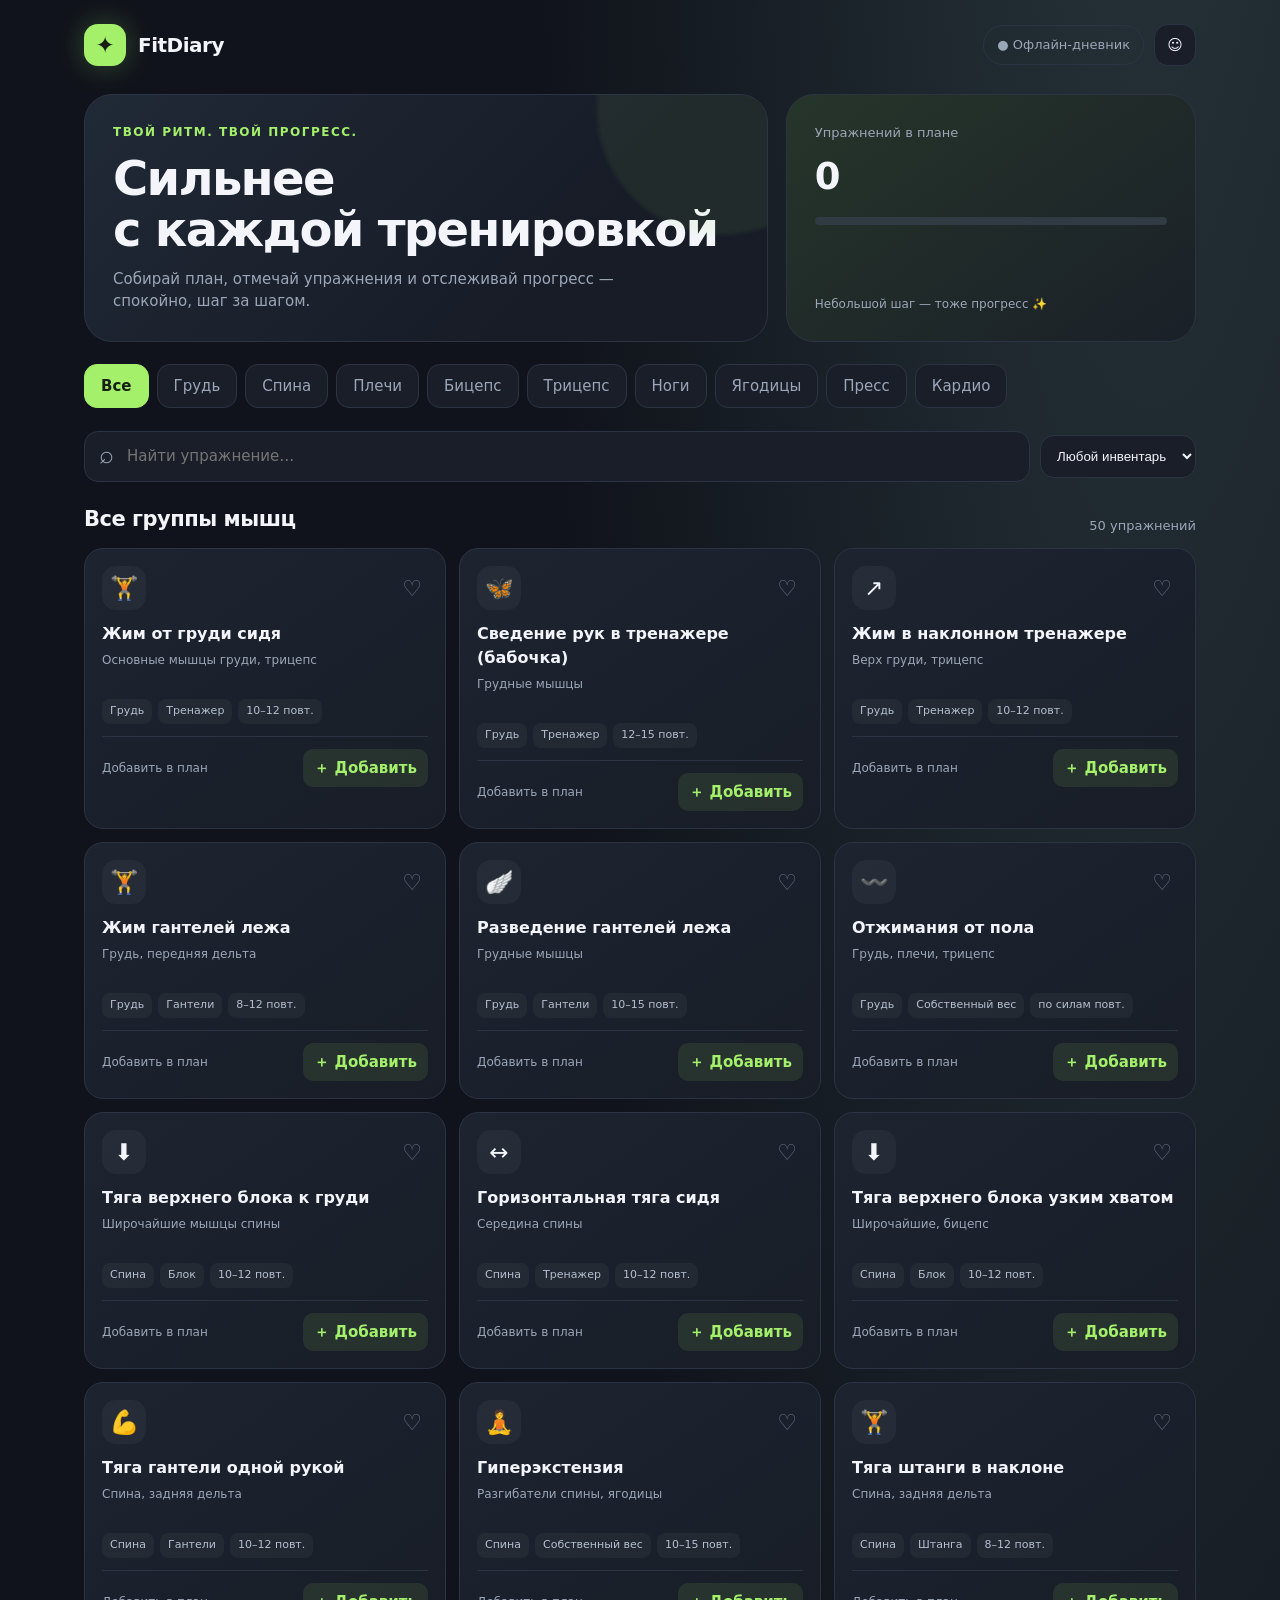
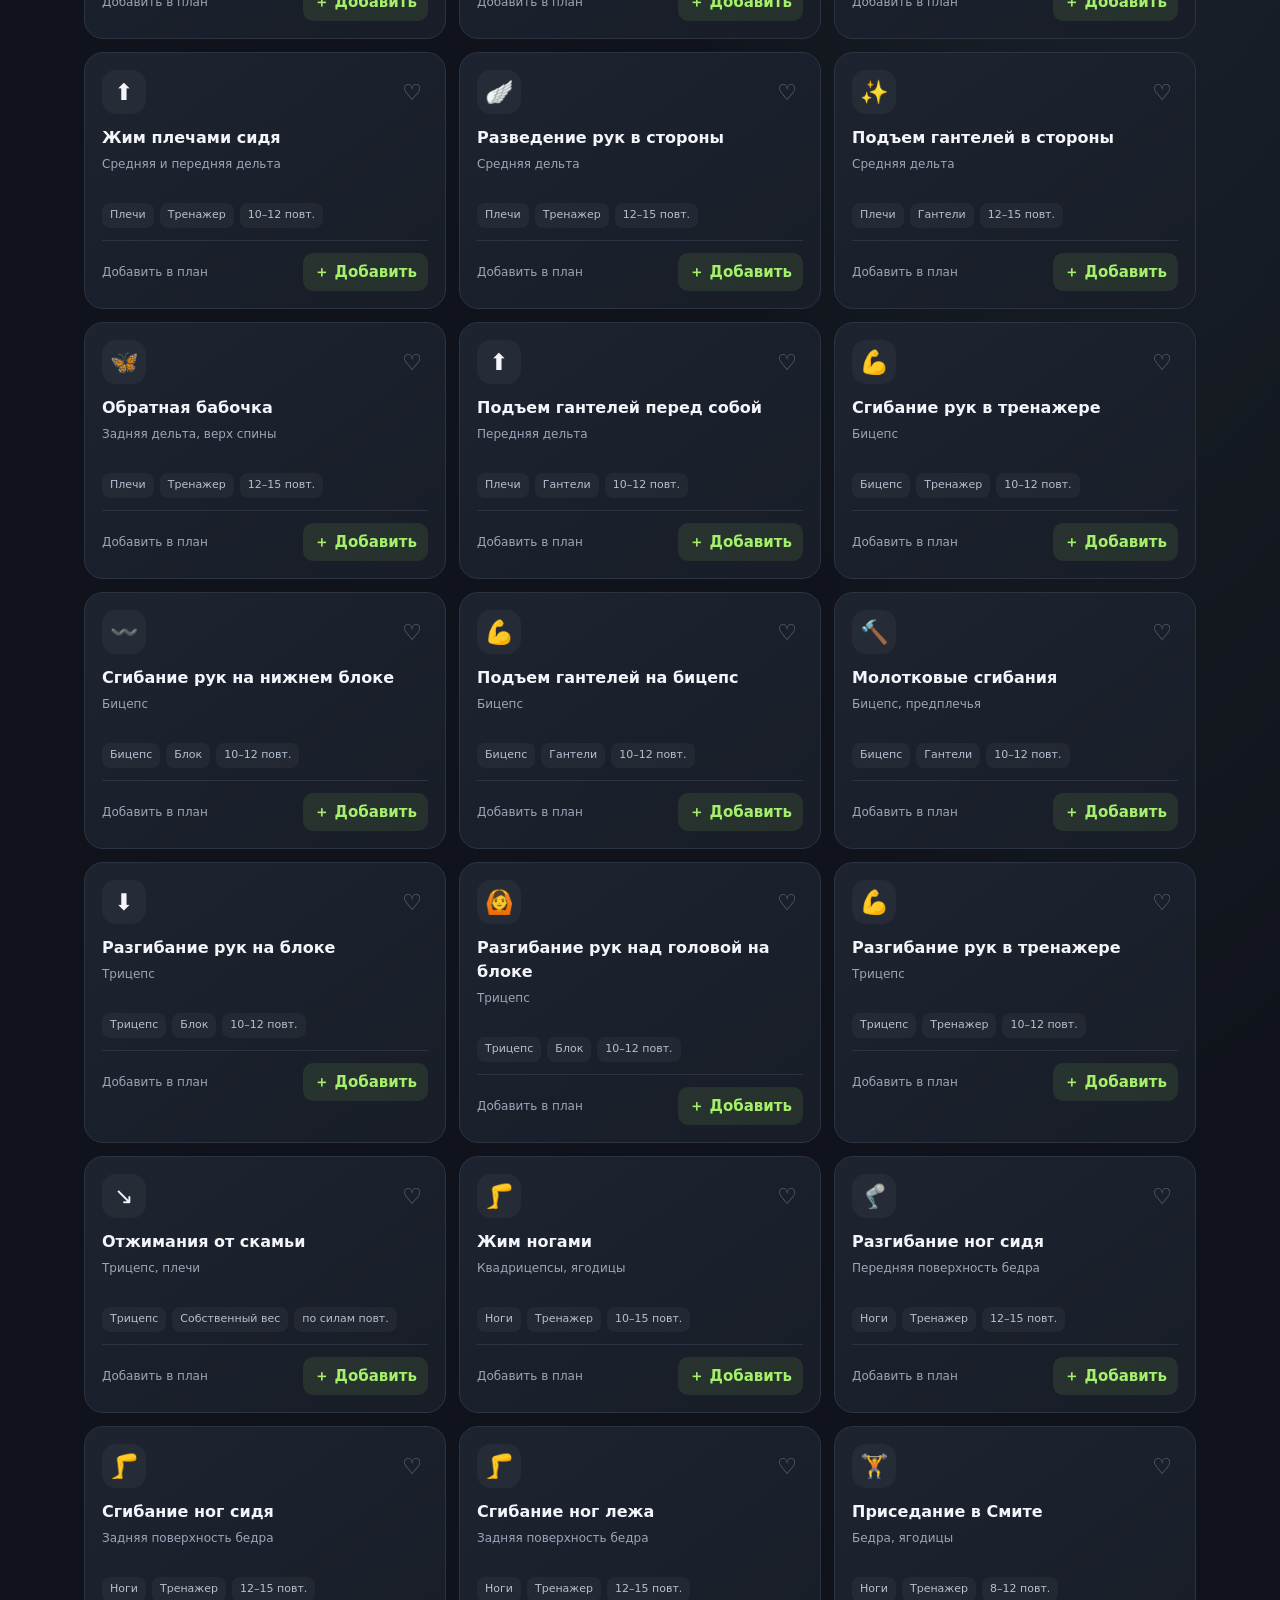
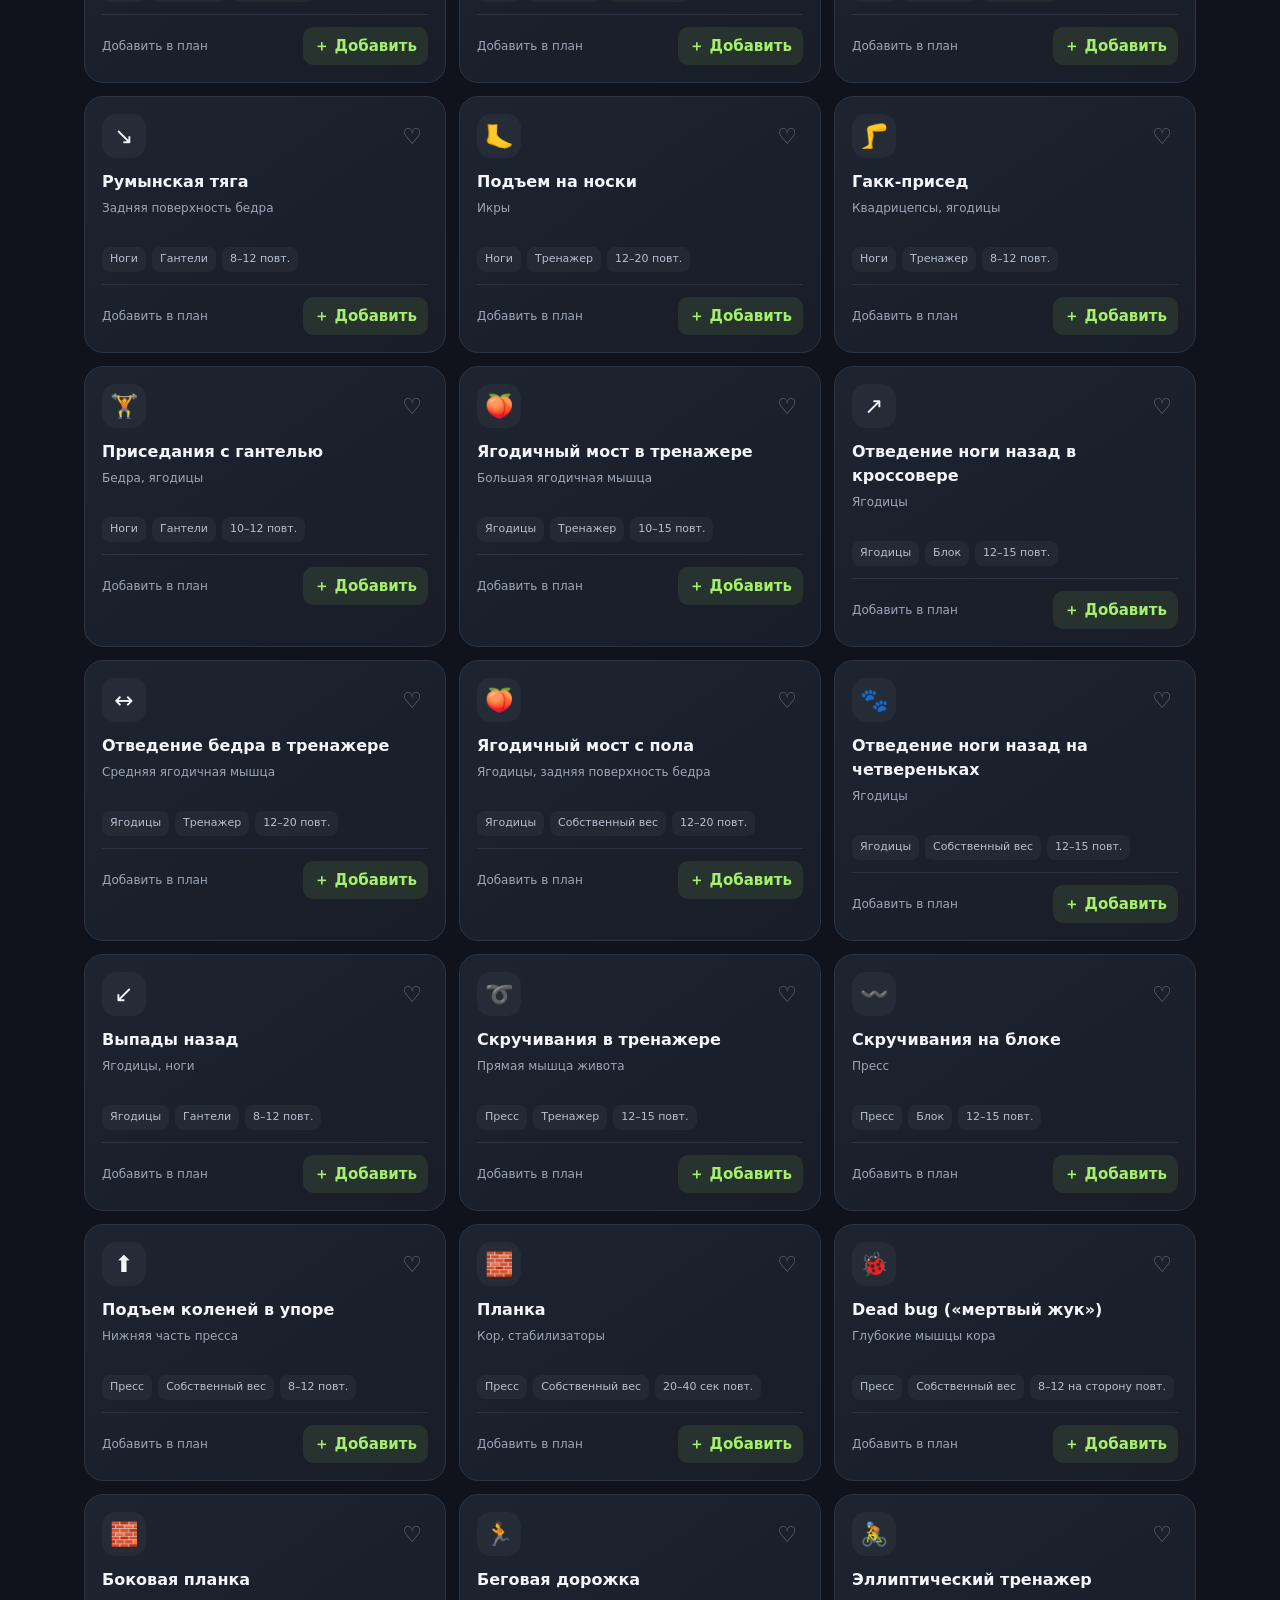
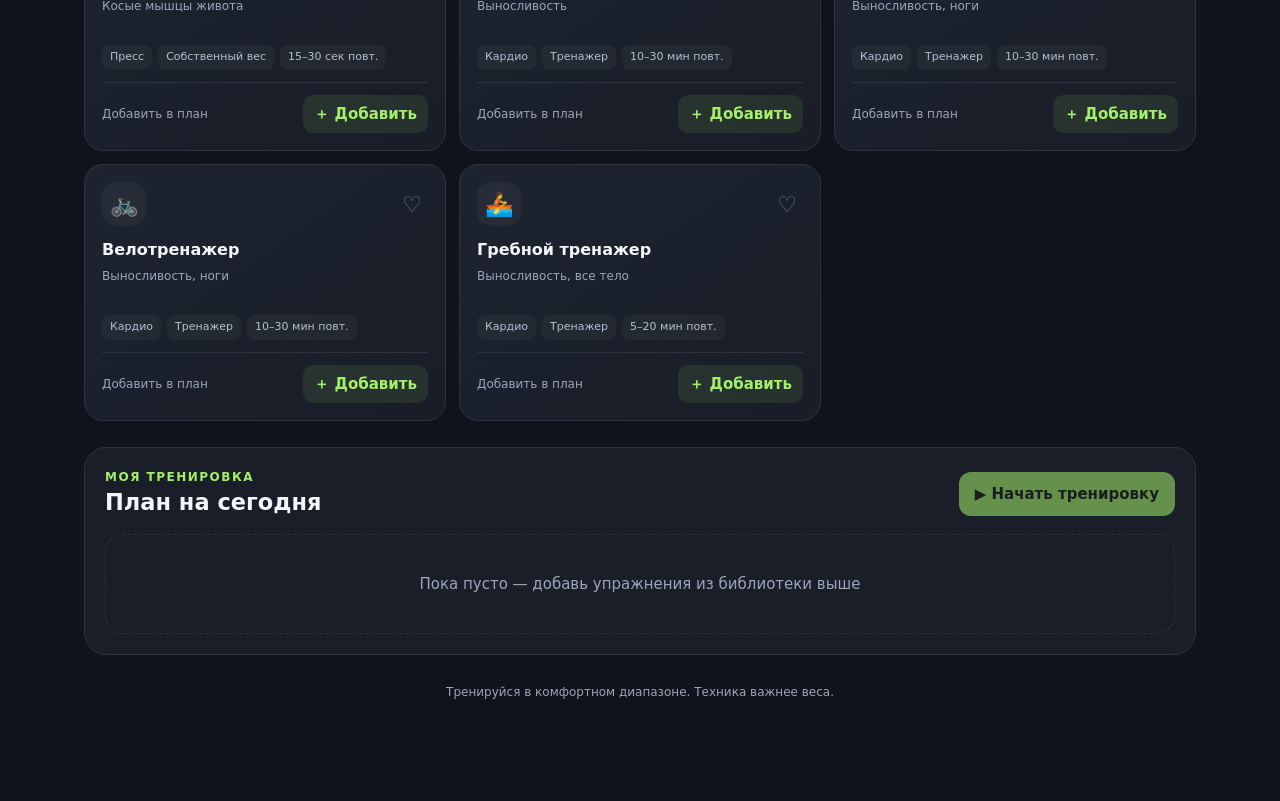
<file: fitdiary.html>
<!doctype html>
<html lang="ru">
<head>
<meta charset="utf-8"><meta name="viewport" content="width=device-width,initial-scale=1,viewport-fit=cover"><meta name="theme-color" content="#10131b"><title>FitDiary — тренировки</title>
<style>
:root{--bg:#10131b;--panel:#191e29;--panel2:#202736;--line:#2c3444;--text:#f3f5fa;--muted:#9ba6b8;--accent:#a4f06b;--accent2:#d3ffad;--pink:#f08db2;--blue:#82aaff;--radius:22px}*{box-sizing:border-box}body{margin:0;background:radial-gradient(ellipse at 90% -10%,#27353a 0,transparent 38%),var(--bg);color:var(--text);font:15px/1.5 Inter,ui-sans-serif,system-ui,-apple-system,"Segoe UI",sans-serif;min-height:100vh}button,input{font:inherit}button{color:inherit}.app{max-width:1160px;margin:auto;padding:24px 24px 100px}.top{display:flex;justify-content:space-between;align-items:center;gap:16px;margin-bottom:28px}.brand{display:flex;align-items:center;gap:12px;font-weight:850;font-size:20px;letter-spacing:-.5px}.logo{width:42px;height:42px;border-radius:14px;background:var(--accent);color:#182014;display:grid;place-items:center;font-size:23px;box-shadow:0 0 28px #a4f06b44}.top-right{display:flex;gap:10px;align-items:center}.pill{border:1px solid var(--line);padding:9px 13px;border-radius:999px;color:var(--muted);font-size:13px}.icon-btn{width:42px;height:42px;border-radius:14px;border:1px solid var(--line);background:var(--panel);cursor:pointer}.hero{display:grid;grid-template-columns:1.25fr .75fr;gap:18px;margin-bottom:22px}.hero-main,.hero-side{border:1px solid var(--line);border-radius:28px;padding:28px;background:linear-gradient(135deg,#202936,#171c27 70%);position:relative;overflow:hidden}.hero-main:after{content:"";position:absolute;width:250px;height:250px;border-radius:50%;background:#a4f06b12;right:-80px;top:-110px;filter:blur(2px)}.eyebrow{color:var(--accent);font-size:12px;text-transform:uppercase;letter-spacing:1.5px;font-weight:800}.hero h1{font-size:clamp(30px,5vw,48px);line-height:1.07;letter-spacing:-1.7px;margin:12px 0}.hero p{color:var(--muted);max-width:510px;margin:0}.hero-side{display:flex;flex-direction:column;justify-content:space-between;background:linear-gradient(145deg,#26352a,#1a2028)}.stat-label{color:var(--muted);font-size:13px}.stat{font-size:37px;font-weight:850;letter-spacing:-1px;margin:6px 0}.progress{height:8px;background:#313b43;border-radius:9px;overflow:hidden;margin:13px 0}.progress span{display:block;width:0;height:100%;background:var(--accent);border-radius:inherit;transition:width .5s}.small{font-size:12px;color:var(--muted)}.tabs{display:flex;gap:8px;margin:20px 0;overflow:auto;padding-bottom:3px}.tab{border:1px solid var(--line);background:var(--panel);padding:10px 16px;border-radius:13px;color:var(--muted);cursor:pointer;white-space:nowrap;transition:.2s}.tab.active,.tab:hover{background:var(--accent);color:#172013;border-color:var(--accent);font-weight:750}.toolbar{display:flex;gap:10px;align-items:center;margin-bottom:16px}.search{flex:1;position:relative}.search input{width:100%;background:var(--panel);border:1px solid var(--line);color:var(--text);border-radius:14px;padding:13px 14px 13px 42px;outline:none}.search input:focus{border-color:var(--accent)}.search:before{content:"⌕";position:absolute;left:15px;top:5px;color:var(--muted);font-size:25px}.select{background:var(--panel);border:1px solid var(--line);color:var(--text);padding:12px;border-radius:14px}.section-head{display:flex;justify-content:space-between;align-items:end;margin:22px 0 13px}.section-head h2{font-size:21px;margin:0;letter-spacing:-.5px}.section-head span{color:var(--muted);font-size:13px}.grid{display:grid;grid-template-columns:repeat(3,minmax(0,1fr));gap:13px}.card{background:linear-gradient(145deg,#1d2430,#181d27);border:1px solid var(--line);border-radius:19px;padding:17px;transition:transform .22s,border-color .22s,box-shadow .22s;animation:rise .35s both}.card:hover{transform:translateY(-4px);border-color:#a4f06b77;box-shadow:0 12px 30px #0003}.card-top{display:flex;justify-content:space-between;align-items:center;margin-bottom:12px}.emoji{font-size:23px;width:44px;height:44px;border-radius:14px;background:#ffffff0a;display:grid;place-items:center}.fav{border:0;background:none;color:#657084;font-size:22px;cursor:pointer}.fav.on{color:var(--pink)}.card h3{font-size:16px;margin:0 0 5px}.card p{font-size:12px;color:var(--muted);margin:0;min-height:36px}.tags{display:flex;gap:6px;flex-wrap:wrap;margin:12px 0}.tag{background:#ffffff0a;color:#b5c0d0;padding:4px 8px;border-radius:8px;font-size:11px}.card-actions{display:flex;justify-content:space-between;align-items:center;border-top:1px solid var(--line);padding-top:12px;margin-top:11px}.add{border:0;background:#a4f06b18;color:var(--accent);border-radius:10px;padding:8px 11px;font-weight:750;cursor:pointer}.add:hover{background:var(--accent);color:#172013}.empty{grid-column:1/-1;padding:38px;text-align:center;color:var(--muted);border:1px dashed var(--line);border-radius:18px}.plan{margin-top:26px;background:var(--panel);border:1px solid var(--line);border-radius:22px;padding:20px}.plan-head{display:flex;justify-content:space-between;align-items:center;gap:10px}.plan h2{margin:0}.primary{background:var(--accent);border:0;color:#172013;font-weight:800;padding:11px 16px;border-radius:12px;cursor:pointer;transition:.2s}.primary:hover{transform:translateY(-2px);box-shadow:0 8px 20px #a4f06b33}.plan-list{display:grid;gap:8px;margin-top:14px}.plan-row{display:flex;align-items:center;gap:12px;padding:11px 12px;background:#ffffff06;border:1px solid var(--line);border-radius:13px}.plan-row strong{flex:1}.plan-row input{width:58px;background:#11151d;color:var(--text);border:1px solid var(--line);border-radius:8px;padding:7px}.remove{background:none;border:0;color:#ff8790;cursor:pointer;font-size:18px}.workout-box{margin-top:14px;border:1px solid #a4f06b55;background:#a4f06b0a;border-radius:15px;padding:15px;display:none}.workout-box.show{display:block;animation:rise .25s}.timer{font-size:28px;font-weight:850;color:var(--accent);margin:8px 0}.timer-controls{display:flex;gap:9px;align-items:center;flex-wrap:wrap}.timer-controls input{width:70px;background:#11151d;color:var(--text);border:1px solid var(--line);padding:8px;border-radius:9px}.toast{position:fixed;bottom:24px;left:50%;transform:translate(-50%,20px);opacity:0;background:#eaffd9;color:#172013;padding:12px 18px;border-radius:14px;font-weight:750;pointer-events:none;transition:.25s;z-index:5}.toast.show{opacity:1;transform:translate(-50%,0)}footer{text-align:center;color:var(--muted);font-size:12px;margin-top:28px}.modal{position:fixed;inset:0;background:#0009;display:none;place-items:center;padding:20px;z-index:4}.modal.show{display:grid}.dialog{width:min(500px,100%);background:var(--panel);border:1px solid var(--line);border-radius:23px;padding:23px;animation:rise .2s}.dialog h2{margin:0 0 15px}.dialog label{display:block;color:var(--muted);font-size:13px;margin:12px 0 5px}.dialog input{width:100%;background:#11151d;border:1px solid var(--line);padding:11px;border-radius:10px;color:var(--text)}.dialog-actions{display:flex;justify-content:flex-end;gap:9px;margin-top:18px}.secondary{background:transparent;border:1px solid var(--line);padding:10px 14px;border-radius:11px;cursor:pointer}@keyframes rise{from{opacity:0;transform:translateY(10px)}to{opacity:1;transform:translateY(0)}}
@media(max-width:800px){.grid{grid-template-columns:repeat(2,minmax(0,1fr))}.hero{grid-template-columns:1fr}.hero-side{min-height:150px}}@media(max-width:540px){.app{padding:16px 14px 90px}.grid{grid-template-columns:1fr}.hero-main,.hero-side{padding:21px}.toolbar{flex-wrap:wrap}.search{flex-basis:100%}.select{flex:1}.top .pill{display:none}.plan-head{align-items:flex-start;flex-direction:column}.plan-row{gap:8px}.plan-row strong{font-size:13px}}
</style></head>
<body><main class="app">
<header class="top"><div class="brand"><div class="logo">✦</div>FitDiary</div><div class="top-right"><span class="pill">● Офлайн-дневник</span><button class="icon-btn" id="profileBtn" title="Профиль">☺</button></div></header>
<section class="hero"><div class="hero-main"><div class="eyebrow">Твой ритм. Твой прогресс.</div><h1>Сильнее<br>с каждой тренировкой</h1><p>Собирай план, отмечай упражнения и отслеживай прогресс — спокойно, шаг за шагом.</p></div><div class="hero-side"><div><div class="stat-label">Упражнений в плане</div><div class="stat" id="planCount">0</div><div class="progress"><span id="progressBar"></span></div></div><div class="small" id="greeting">Небольшой шаг — тоже прогресс ✨</div></div></section>
<nav class="tabs" id="tabs"></nav><div class="toolbar"><div class="search"><input id="search" placeholder="Найти упражнение…" autocomplete="off"></div><select id="equipment" class="select"><option value="all">Любой инвентарь</option><option>Тренажер</option><option>Гантели</option><option>Блок</option><option>Собственный вес</option><option>Штанга</option></select></div>
<div class="section-head"><h2 id="groupTitle">Все группы мышц</h2><span id="resultCount"></span></div><section class="grid" id="grid"></section>
<section class="plan"><div class="plan-head"><div><div class="eyebrow">Моя тренировка</div><h2>План на сегодня</h2></div><button class="primary" id="startBtn">▶ Начать тренировку</button></div><div class="plan-list" id="planList"></div><div class="workout-box" id="workout"><strong>Тренировка началась 💪</strong><p class="small">Выполняй упражнения в комфортном темпе. Отметь подход — запустится отдых.</p><div class="timer" id="timer">01:30</div><div class="timer-controls"><button class="primary" id="doneBtn">✓ Подход выполнен</button><label class="small">Отдых, сек. <input type="number" id="restSeconds" min="15" max="600" value="90"></label><button class="secondary" id="stopTimer">Сбросить таймер</button></div></div></section><footer>Тренируйся в комфортном диапазоне. Техника важнее веса.</footer></main><div class="toast" id="toast"></div>
<div class="modal" id="modal"><div class="dialog"><h2>Профиль</h2><label for="nameInput">Как к тебе обращаться?</label><input id="nameInput" maxlength="30" placeholder="Имя"><label for="restInput">Отдых между подходами, секунд</label><input id="restInput" type="number" min="15" max="600" value="90"><div class="dialog-actions"><button class="secondary" id="cancelModal">Закрыть</button><button class="primary" id="saveProfile">Сохранить</button></div></div></div>
<script>
const groups=['Все','Грудь','Спина','Плечи','Бицепс','Трицепс','Ноги','Ягодицы','Пресс','Кардио'];
const exercises=[
['Грудь','Жим от груди сидя','Тренажер','Основные мышцы груди, трицепс','🏋️','10–12'],['Грудь','Сведение рук в тренажере (бабочка)','Тренажер','Грудные мышцы','🦋','12–15'],['Грудь','Жим в наклонном тренажере','Тренажер','Верх груди, трицепс','↗️','10–12'],['Грудь','Жим гантелей лежа','Гантели','Грудь, передняя дельта','🏋️','8–12'],['Грудь','Разведение гантелей лежа','Гантели','Грудные мышцы','🪽','10–15'],['Грудь','Отжимания от пола','Собственный вес','Грудь, плечи, трицепс','〰️','по силам'],
['Спина','Тяга верхнего блока к груди','Блок','Широчайшие мышцы спины','⬇️','10–12'],['Спина','Горизонтальная тяга сидя','Тренажер','Середина спины','↔️','10–12'],['Спина','Тяга верхнего блока узким хватом','Блок','Широчайшие, бицепс','⬇️','10–12'],['Спина','Тяга гантели одной рукой','Гантели','Спина, задняя дельта','💪','10–12'],['Спина','Гиперэкстензия','Собственный вес','Разгибатели спины, ягодицы','🧘','10–15'],['Спина','Тяга штанги в наклоне','Штанга','Спина, задняя дельта','🏋️','8–12'],
['Плечи','Жим плечами сидя','Тренажер','Средняя и передняя дельта','⬆️','10–12'],['Плечи','Разведение рук в стороны','Тренажер','Средняя дельта','🪽','12–15'],['Плечи','Подъем гантелей в стороны','Гантели','Средняя дельта','✨','12–15'],['Плечи','Обратная бабочка','Тренажер','Задняя дельта, верх спины','🦋','12–15'],['Плечи','Подъем гантелей перед собой','Гантели','Передняя дельта','⬆️','10–12'],
['Бицепс','Сгибание рук в тренажере','Тренажер','Бицепс','💪','10–12'],['Бицепс','Сгибание рук на нижнем блоке','Блок','Бицепс','〰️','10–12'],['Бицепс','Подъем гантелей на бицепс','Гантели','Бицепс','💪','10–12'],['Бицепс','Молотковые сгибания','Гантели','Бицепс, предплечья','🔨','10–12'],
['Трицепс','Разгибание рук на блоке','Блок','Трицепс','⬇️','10–12'],['Трицепс','Разгибание рук над головой на блоке','Блок','Трицепс','🙆','10–12'],['Трицепс','Разгибание рук в тренажере','Тренажер','Трицепс','💪','10–12'],['Трицепс','Отжимания от скамьи','Собственный вес','Трицепс, плечи','↘️','по силам'],
['Ноги','Жим ногами','Тренажер','Квадрицепсы, ягодицы','🦵','10–15'],['Ноги','Разгибание ног сидя','Тренажер','Передняя поверхность бедра','🦿','12–15'],['Ноги','Сгибание ног сидя','Тренажер','Задняя поверхность бедра','🦵','12–15'],['Ноги','Сгибание ног лежа','Тренажер','Задняя поверхность бедра','🦵','12–15'],['Ноги','Приседание в Смите','Тренажер','Бедра, ягодицы','🏋️','8–12'],['Ноги','Румынская тяга','Гантели','Задняя поверхность бедра','↘️','8–12'],['Ноги','Подъем на носки','Тренажер','Икры','🦶','12–20'],['Ноги','Гакк-присед','Тренажер','Квадрицепсы, ягодицы','🦵','8–12'],['Ноги','Приседания с гантелью','Гантели','Бедра, ягодицы','🏋️','10–12'],
['Ягодицы','Ягодичный мост в тренажере','Тренажер','Большая ягодичная мышца','🍑','10–15'],['Ягодицы','Отведение ноги назад в кроссовере','Блок','Ягодицы','↗️','12–15'],['Ягодицы','Отведение бедра в тренажере','Тренажер','Средняя ягодичная мышца','↔️','12–20'],['Ягодицы','Ягодичный мост с пола','Собственный вес','Ягодицы, задняя поверхность бедра','🍑','12–20'],['Ягодицы','Отведение ноги назад на четвереньках','Собственный вес','Ягодицы','🐾','12–15'],['Ягодицы','Выпады назад','Гантели','Ягодицы, ноги','↙️','8–12'],
['Пресс','Скручивания в тренажере','Тренажер','Прямая мышца живота','➰','12–15'],['Пресс','Скручивания на блоке','Блок','Пресс','〰️','12–15'],['Пресс','Подъем коленей в упоре','Собственный вес','Нижняя часть пресса','⬆️','8–12'],['Пресс','Планка','Собственный вес','Кор, стабилизаторы','🧱','20–40 сек'],['Пресс','Dead bug («мертвый жук»)','Собственный вес','Глубокие мышцы кора','🐞','8–12 на сторону'],['Пресс','Боковая планка','Собственный вес','Косые мышцы живота','🧱','15–30 сек'],
['Кардио','Беговая дорожка','Тренажер','Выносливость','🏃','10–30 мин'],['Кардио','Эллиптический тренажер','Тренажер','Выносливость, ноги','🚴','10–30 мин'],['Кардио','Велотренажер','Тренажер','Выносливость, ноги','🚲','10–30 мин'],['Кардио','Гребной тренажер','Тренажер','Выносливость, все тело','🚣','5–20 мин']
];
const $=s=>document.querySelector(s), state={group:'Все',equipment:'all',search:'',plan:JSON.parse(localStorage.getItem('fd_plan')||'[]'),favs:JSON.parse(localStorage.getItem('fd_favs')||'[]'),name:localStorage.getItem('fd_name')||'',rest:+localStorage.getItem('fd_rest')||90};
function persist(){localStorage.setItem('fd_plan',JSON.stringify(state.plan));$('#planCount').textContent=state.plan.length;$('#progressBar').style.width=Math.min(100,state.plan.length*10)+'%';renderPlan()}
function renderTabs(){$('#tabs').innerHTML=groups.map(g=>`<button class="tab ${g===state.group?'active':''}" data-group="${g}">${g}</button>`).join('');document.querySelectorAll('.tab').forEach(b=>b.onclick=()=>{state.group=b.dataset.group;renderTabs();renderGrid()})}
function renderGrid(){let list=exercises.filter(e=>(state.group==='Все'||e[0]===state.group)&&(state.equipment==='all'||e[2]===state.equipment)&&e.slice(0,4).join(' ').toLowerCase().includes(state.search.toLowerCase()));$('#groupTitle').textContent=state.group==='Все'?'Все группы мышц':state.group;$('#resultCount').textContent=`${list.length} упражнений`;$('#grid').innerHTML=list.length?list.map((e,i)=>{let id=exercises.indexOf(e),fav=state.favs.includes(id);return `<article class="card" style="animation-delay:${(i%9)*35}ms"><div class="card-top"><div class="emoji">${e[4]}</div><button class="fav ${fav?'on':''}" data-fav="${id}" aria-label="Избранное">${fav?'♥':'♡'}</button></div><h3>${e[1]}</h3><p>${e[3]}</p><div class="tags"><span class="tag">${e[0]}</span><span class="tag">${e[2]}</span><span class="tag">${e[5]} повт.</span></div><div class="card-actions"><span class="small">Добавить в план</span><button class="add" data-add="${id}">＋ Добавить</button></div></article>`}).join(''):'<div class="empty">Ничего не найдено. Попробуй другой запрос или фильтр.</div>';document.querySelectorAll('[data-add]').forEach(b=>b.onclick=()=>add(+b.dataset.add));document.querySelectorAll('[data-fav]').forEach(b=>b.onclick=()=>{let id=+b.dataset.fav;state.favs=state.favs.includes(id)?state.favs.filter(x=>x!==id):[...state.favs,id];localStorage.setItem('fd_favs',JSON.stringify(state.favs));renderGrid()})}
function add(id){if(state.plan.some(x=>x.id===id)){toast('Уже добавлено в план');return}state.plan.push({id,sets:3});persist();toast('Добавлено в план ✓')}
function renderPlan(){let el=$('#planList');el.innerHTML=state.plan.length?state.plan.map((x,i)=>{let e=exercises[x.id];return `<div class="plan-row"><span class="small">${String(i+1).padStart(2,'0')}</span><strong>${e[1]} <span class="small">· ${e[0]}</span></strong><span class="small">Подходы</span><input aria-label="Количество подходов" type="number" min="1" max="10" value="${x.sets}" data-sets="${x.id}"><button class="remove" data-remove="${x.id}" aria-label="Удалить">×</button></div>`}).join(''):'<div class="empty">Пока пусто — добавь упражнения из библиотеки выше</div>';document.querySelectorAll('[data-remove]').forEach(b=>b.onclick=()=>{state.plan=state.plan.filter(x=>x.id!==+b.dataset.remove);persist()});document.querySelectorAll('[data-sets]').forEach(inp=>inp.onchange=()=>{let item=state.plan.find(x=>x.id===+inp.dataset.sets);item.sets=Math.max(1,Math.min(10,+inp.value||1));persist()});$('#startBtn').disabled=!state.plan.length;$('#startBtn').style.opacity=state.plan.length?1:.55}
function toast(t){let x=$('#toast');x.textContent=t;x.classList.add('show');setTimeout(()=>x.classList.remove('show'),1900)}
$('#search').oninput=e=>{state.search=e.target.value;renderGrid()};$('#equipment').onchange=e=>{state.equipment=e.target.value;renderGrid()};$('#planCount').textContent=state.plan.length;renderTabs();renderGrid();persist();
function greet(){if(state.name)$('#greeting').textContent=`Привет, ${state.name}! Небольшой шаг — тоже прогресс ✨`}greet();
$('#profileBtn').onclick=()=>{$('#nameInput').value=state.name;$('#restInput').value=state.rest;$('#modal').classList.add('show')};$('#cancelModal').onclick=()=>$('#modal').classList.remove('show');$('#modal').onclick=e=>{if(e.target.id==='modal')$('#modal').classList.remove('show')};$('#saveProfile').onclick=()=>{state.name=$('#nameInput').value.trim();state.rest=Math.max(15,Math.min(600,+$('#restInput').value||90));localStorage.setItem('fd_name',state.name);localStorage.setItem('fd_rest',state.rest);greet();$('#modal').classList.remove('show');toast('Профиль сохранен')};
let tick=null,remaining=0;function showTime(){let m=Math.floor(remaining/60),s=remaining%60;$('#timer').textContent=`${String(m).padStart(2,'0')}:${String(s).padStart(2,'0')}`}function startTimer(){clearInterval(tick);remaining=state.rest;showTime();tick=setInterval(()=>{remaining--;showTime();if(remaining<=0){clearInterval(tick);tick=null;toast('Отдых окончен — готово к следующему подходу!');if('vibrate'in navigator)navigator.vibrate([180,90,180])}},1000)}$('#startBtn').onclick=()=>{$('#workout').classList.add('show');$('#restSeconds').value=state.rest;$('#workout').scrollIntoView({behavior:'smooth',block:'center'});toast('Хорошей тренировки!')};$('#doneBtn').onclick=()=>{state.rest=Math.max(15,Math.min(600,+$('#restSeconds').value||90));startTimer()};$('#stopTimer').onclick=()=>{clearInterval(tick);tick=null;remaining=state.rest;showTime()};
</script></body></html>
</file>
